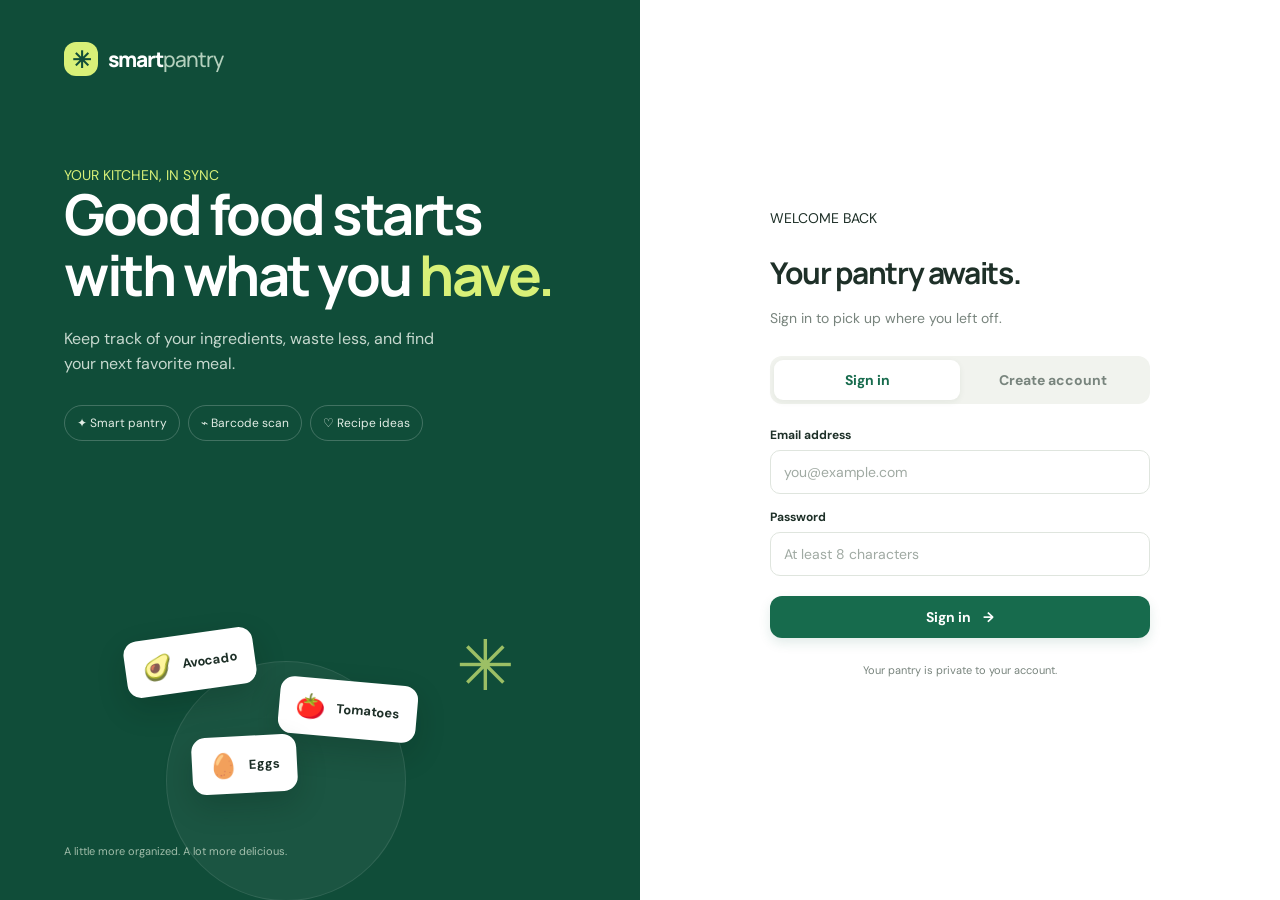
<file: templates/auth.html>
<!doctype html><html lang="en"><head><meta charset="utf-8"><meta name="viewport" content="width=device-width,initial-scale=1"><meta name="theme-color" content="#176b4d"><title>Smart Pantry AI</title><link rel="stylesheet" href="/static/style.css"></head>
<body class="auth-body"><main class="auth-shell"><section class="auth-hero"><a class="brand" href="/"><span class="brand-mark">✳</span><span>smart<span class="brand-light">pantry</span></span></a><div class="hero-copy"><span class="eyebrow">YOUR KITCHEN, IN SYNC</span><h1>Good food starts with what you <em>have.</em></h1><p>Keep track of your ingredients, waste less, and find your next favorite meal.</p><div class="hero-pills"><span>✦ Smart pantry</span><span>⌁ Barcode scan</span><span>♡ Recipe ideas</span></div></div><div class="hero-art"><div class="art-circle"></div><div class="food-card card-one">🥑 <span>Avocado</span></div><div class="food-card card-two">🍅 <span>Tomatoes</span></div><div class="food-card card-three">🥚 <span>Eggs</span></div><div class="art-leaf">✳</div></div><div class="hero-foot">A little more organized. A lot more delicious.</div></section>
<section class="auth-panel"><div class="auth-panel-inner"><div class="mobile-brand brand"><span class="brand-mark">✳</span><span>smart<span class="brand-light">pantry</span></span></div><span class="eyebrow" id="eyebrow">WELCOME BACK</span><h2 id="title">Your pantry awaits.</h2><p class="muted" id="subtitle">Sign in to pick up where you left off.</p><div class="auth-tabs"><button class="auth-tab active" id="login-tab" type="button">Sign in</button><button class="auth-tab" id="register-tab" type="button">Create account</button></div><form id="auth-form"><label for="email">Email address</label><input id="email" type="email" autocomplete="email" placeholder="you@example.com" required><label for="password">Password</label><input id="password" type="password" minlength="8" autocomplete="current-password" placeholder="At least 8 characters" required><p class="form-error" id="error" role="alert"></p><button class="primary-btn full-btn" id="submit" type="submit">Sign in <span>→</span></button></form><p class="privacy-note">Your pantry is private to your account.</p></div></section></main>
<script>
let mode='login';const $=s=>document.querySelector(s);function setMode(m){mode=m;$('#login-tab').classList.toggle('active',m==='login');$('#register-tab').classList.toggle('active',m==='register');$('#title').textContent=m==='login'?'Your pantry awaits.':'Let’s make room for good food.';$('#eyebrow').textContent=m==='login'?'WELCOME BACK':'GET STARTED';$('#subtitle').textContent=m==='login'?'Sign in to pick up where you left off.':'Create your account to start your smart pantry.';$('#submit').innerHTML=(m==='login'?'Sign in':'Create account')+' <span>→</span>';$('#error').textContent=''}$('#login-tab').onclick=()=>setMode('login');$('#register-tab').onclick=()=>setMode('register');$('#auth-form').onsubmit=async e=>{e.preventDefault();$('#error').textContent='';$('#submit').disabled=true;try{let r=await fetch('/api/'+mode,{method:'POST',headers:{'Content-Type':'application/json'},body:JSON.stringify({email:$('#email').value,password:$('#password').value})}),d=await r.json();if(!r.ok)throw Error(d.error||'Could not sign in');location.reload()}catch(err){$('#error').textContent=err.message}finally{$('#submit').disabled=false;$('#submit').innerHTML=(mode==='login'?'Sign in':'Create account')+' <span>→</span>'}};
</script></body></html>
</file>
<file: static/style.css>
@import url('https://fonts.googleapis.com/css2?family=DM+Sans:wght@400;500;600;700&family=Manrope:wght@400;500;600;700;800&display=swap');

:root {
    --green: #176b4d;
    --green-dark: #104d39;
    --green-soft: #e7f3ec;
    --lime: #d8f078;
    --cream: #faf9f4;
    --ink: #1e3028;
    --muted: #78847d;
    --line: #e7eae4;
    --shadow: 0 18px 50px #19352717;
}

* { box-sizing: border-box; }

body {
    margin: 0;
    background: var(--cream);
    color: var(--ink);
    font: 14px 'DM Sans', sans-serif;
}

button, input, select { font: inherit; }
button { cursor: pointer; }

button:focus-visible,
input:focus-visible,
select:focus-visible {
    outline: 3px solid #8bc8aa;
    outline-offset: 2px;
}

h1, h2, h3 {
    font-family: Manrope, sans-serif;
    letter-spacing: -.045em;
}

h1 {
    font-size: clamp(30px, 3vw, 42px);
    line-height: 1.13;
    margin: 0 0 10px;
}

h2 { font-size: 22px; }
p { line-height: 1.6; }
.muted { color: var(--muted); }
.hidden { display: none !important; }

/* BRAND */

.brand {
    display: flex;
    align-items: center;
    gap: 10px;
    font: 800 21px Manrope, sans-serif;
    letter-spacing: -1px;
    color: var(--green-dark);
    text-decoration: none;
}

.brand-mark {
    display: grid;
    place-items: center;
    width: 34px;
    height: 34px;
    border-radius: 12px;
    background: var(--green);
    color: white;
    font-size: 23px;
}

.brand-light {
    font-weight: 500;
    color: #739080;
}

/* BUTTONS */

.primary-btn,
.secondary-btn,
.banner-btn {
    border: 0;
    border-radius: 12px;
    padding: 12px 17px;
    font-weight: 700;
    transition: .15s;
    display: inline-flex;
    align-items: center;
    justify-content: center;
    gap: 12px;
}

.primary-btn {
    background: var(--green);
    color: white;
    box-shadow: 0 5px 12px #176b4d20;
}

.primary-btn:hover {
    background: var(--green-dark);
    transform: translateY(-1px);
}

.primary-btn:disabled {
    opacity: .55;
    cursor: wait;
}

.secondary-btn {
    background: var(--green-soft);
    color: var(--green-dark);
}

.secondary-btn:hover { background: #d7eade; }

.full-btn {
    width: 100%;
    margin-top: 12px;
}

.icon-btn,
.close-btn {
    border: 0;
    background: transparent;
    color: var(--muted);
    font-size: 20px;
    padding: 7px;
    border-radius: 8px;
}

/* FORMS */

label {
    display: block;
    font-size: 12px;
    font-weight: 700;
    margin: 15px 0 7px;
}

input, select {
    width: 100%;
    border: 1px solid #dfe5de;
    background: white;
    border-radius: 10px;
    padding: 12px 13px;
    color: var(--ink);
    min-width: 0;
}

input::placeholder { color: #a0aaa3; }

.form-error {
    color: #b83d3d;
    font-size: 12px;
    margin: 8px 0;
}

/* AUTHENTICATION */

.auth-body { background: #fff; }

.auth-shell {
    min-height: 100vh;
    display: grid;
    grid-template-columns: 1fr 1fr;
}

.auth-hero {
    background: var(--green-dark);
    color: white;
    min-height: 100vh;
    padding: 42px clamp(28px, 5vw, 76px);
    display: flex;
    flex-direction: column;
    overflow: hidden;
}

.auth-hero .brand { color: white; }
.auth-hero .brand-light { color: #b4d0bd; }

.auth-hero .brand-mark {
    background: var(--lime);
    color: var(--green-dark);
}

.hero-copy {
    margin-top: clamp(50px, 10vh, 105px);
    max-width: 510px;
}

.auth-hero .eyebrow { color: var(--lime); }

.hero-copy h1 {
    font-size: clamp(37px, 4.4vw, 62px);
    line-height: 1.08;
    letter-spacing: -2.5px;
    margin-bottom: 20px;
}

.hero-copy h1 em {
    color: var(--lime);
    font-style: normal;
}

.hero-copy p {
    max-width: 390px;
    color: #c6d8ce;
    font-size: 16px;
}

.hero-pills {
    display: flex;
    flex-wrap: wrap;
    gap: 8px;
    margin-top: 28px;
}

.hero-pills span {
    font-size: 12px;
    padding: 9px 12px;
    border: 1px solid #ffffff35;
    border-radius: 30px;
    color: #e2ede5;
}

.hero-art {
    position: relative;
    height: 220px;
    margin-top: auto;
    min-height: 180px;
}

.art-circle {
    position: absolute;
    width: 240px;
    height: 240px;
    border-radius: 50%;
    background: #ffffff0c;
    bottom: -75px;
    left: 20%;
    border: 1px solid #ffffff18;
}

.food-card {
    position: absolute;
    background: #fff;
    color: var(--ink);
    border-radius: 14px;
    padding: 13px 17px;
    box-shadow: 0 12px 30px #001b1133;
    font-size: 24px;
    display: flex;
    align-items: center;
    gap: 10px;
}

.food-card span {
    font-size: 13px;
    font-weight: 700;
}

.card-one { left: 12%; top: 28px; transform: rotate(-8deg); }
.card-two { left: 42%; top: 75px; transform: rotate(5deg); }
.card-three { left: 25%; top: 130px; transform: rotate(-3deg); }

.art-leaf {
    position: absolute;
    right: 12%;
    top: 15px;
    color: var(--lime);
    font-size: 70px;
    opacity: .7;
}

.hero-foot {
    font-size: 11px;
    color: #9fbca9;
    margin-top: 18px;
}

.auth-panel {
    display: grid;
    place-items: center;
    padding: 42px 24px;
}

.auth-panel-inner { width: min(100%, 380px); }
.mobile-brand { display: none; }

.auth-panel h2 {
    font-size: 30px;
    margin-bottom: 8px;
}

.auth-tabs {
    display: grid;
    grid-template-columns: 1fr 1fr;
    padding: 4px;
    background: #f1f3ee;
    border-radius: 12px;
    margin: 27px 0 23px;
}

.auth-tab {
    border: 0;
    border-radius: 9px;
    padding: 11px;
    background: transparent;
    color: var(--muted);
    font-weight: 700;
}

.auth-tab.active {
    background: white;
    color: var(--green);
    box-shadow: 0 2px 6px #1a382510;
}

.privacy-note {
    text-align: center;
    font-size: 11px;
    color: var(--muted);
    margin-top: 24px;
}

/* SIDEBAR */

.sidebar {
    position: fixed;
    inset: 0 auto 0 0;
    width: 248px;
    background: #fff;
    border-right: 1px solid var(--line);
    padding: 28px 18px;
    display: flex;
    flex-direction: column;
    z-index: 5;
}

.sidebar .brand { padding: 0 10px 38px; }

.side-label {
    font-size: 10px;
    letter-spacing: 1.5px;
    color: #a1aaa2;
    font-weight: 700;
    padding: 0 12px 12px;
}

.nav-item {
    display: flex;
    align-items: center;
    gap: 13px;
    padding: 13px 14px;
    margin: 3px 0;
    border: 0;
    border-radius: 11px;
    background: transparent;
    color: #64746a;
    text-align: left;
    font-weight: 600;
    width: 100%;
}

.nav-item > span:first-child {
    font-size: 19px;
    width: 20px;
    text-align: center;
}

.nav-item.active {
    background: var(--green-soft);
    color: var(--green-dark);
}

.nav-count {
    margin-left: auto;
    border-radius: 20px;
    background: white;
    padding: 3px 8px;
    font-size: 11px;
}

.sidebar-bottom { margin-top: auto; }

.side-tip {
    background: #f4f7ef;
    border-radius: 15px;
    padding: 17px;
    margin: 0 3px 22px;
}

.tip-icon {
    color: var(--green);
    font-size: 19px;
}

.side-tip strong {
    display: block;
    font: 700 13px Manrope, sans-serif;
    margin: 9px 0 4px;
}

.side-tip p {
    font-size: 11px;
    color: var(--muted);
    margin: 0;
}

.account-row {
    display: flex;
    align-items: center;
    gap: 10px;
    padding: 15px 5px 0;
    border-top: 1px solid var(--line);
}

.avatar {
    width: 36px;
    height: 36px;
    flex: 0 0 auto;
    border-radius: 50%;
    display: grid;
    place-items: center;
    background: #e1eee5;
    color: var(--green);
    font-weight: 800;
}

.account-copy { min-width: 0; flex: 1; }

.account-copy strong {
    display: block;
    white-space: nowrap;
    overflow: hidden;
    text-overflow: ellipsis;
    font-size: 11px;
}

.account-copy span {
    display: block;
    color: var(--muted);
    font-size: 10px;
    margin-top: 3px;
}

/* MAIN CONTENT */

.main-content {
    margin-left: 248px;
    min-height: 100vh;
}

.topbar {
    height: 72px;
    background: #fff;
    border-bottom: 1px solid var(--line);
    display: flex;
    align-items: center;
    justify-content: space-between;
    padding: 0 clamp(24px, 4vw, 56px);
    gap: 16px;
}

.breadcrumb {
    display: flex;
    align-items: center;
    gap: 12px;
    font-size: 12px;
    color: var(--muted);
}

.breadcrumb strong { color: var(--ink); }

.topbar-right {
    display: flex;
    align-items: center;
    gap: 8px;
    color: var(--muted);
    font-size: 11px;
}

.status-dot {
    width: 7px;
    height: 7px;
    background: #57b47b;
    border-radius: 50%;
}

.small-avatar {
    width: 30px;
    height: 30px;
    font-size: 12px;
    margin-left: 10px;
}

.view {
    display: none;
    max-width: 1400px;
    margin: 0 auto;
    padding: clamp(25px, 4vw, 48px) clamp(24px, 4vw, 56px) 70px;
}

.view.active { display: block; }

.page-heading {
    display: flex;
    align-items: center;
    justify-content: space-between;
    gap: 18px;
    margin-bottom: 28px;
}

.page-heading .muted { margin-bottom: 0; }
.heading-dot { color: #e5a76c; }

/* PANTRY BANNER */

.welcome-banner {
    min-height: 260px;
    background: #e8f1e6;
    border-radius: 22px;
    display: flex;
    position: relative;
    overflow: hidden;
    margin-bottom: 38px;
}

.banner-copy {
    padding: 30px 38px;
    position: relative;
    z-index: 2;
    max-width: 58%;
}

.banner-kicker {
    font-size: 10px;
    font-weight: 800;
    letter-spacing: 1.5px;
    color: var(--green);
}

.banner-copy h2 {
    font-size: clamp(27px, 3vw, 39px);
    line-height: 1.12;
    margin: 12px 0 10px;
}

.banner-copy h2 em {
    font-style: normal;
    color: var(--green);
}

.banner-copy p {
    color: #63796a;
    margin-bottom: 17px;
    font-size: 12px;
}

.banner-btn {
    background: var(--green-dark);
    color: white;
    padding: 11px 14px;
    font-size: 12px;
}

.banner-illustration {
    position: absolute;
    right: 0;
    top: 0;
    bottom: 0;
    width: 49%;
    overflow: hidden;
}

.banner-sun {
    position: absolute;
    width: 220px;
    height: 220px;
    border-radius: 50%;
    background: #d5e4c8;
    right: 12%;
    top: 25px;
}

.bowl {
    position: absolute;
    font-size: 132px;
    right: 23%;
    top: 50px;
    filter: drop-shadow(0 12px 10px #31563a1c);
}

.floating-food { position: absolute; font-size: 34px; }
.food-a { right: 11%; top: 43px; }
.food-b { right: 11%; bottom: 39px; }
.food-c { right: 49%; bottom: 20px; }

.sparkle {
    position: absolute;
    color: #94b57b;
    font-size: 26px;
}

.sparkle-a { right: 47%; top: 30px; }
.sparkle-b { right: 5%; top: 130px; }

/* PANTRY ITEMS */

.section-heading {
    display: flex;
    justify-content: space-between;
    align-items: end;
    gap: 16px;
    margin-bottom: 18px;
}

.section-heading h2 {
    font-size: 20px;
    margin-bottom: 5px;
}

.section-heading p {
    font-size: 12px;
    margin: 0;
}

.count-badge {
    display: inline-grid;
    place-items: center;
    vertical-align: middle;
    margin-left: 5px;
    min-width: 23px;
    height: 23px;
    border-radius: 8px;
    background: #e9efe8;
    color: var(--green);
    font: 700 11px 'DM Sans', sans-serif;
}

.search-wrap {
    width: min(280px, 42%);
    position: relative;
}

.search-wrap > span {
    position: absolute;
    left: 12px;
    top: 7px;
    font-size: 25px;
    color: #839087;
}

.search-wrap input {
    padding: 10px 12px 10px 38px;
    font-size: 12px;
}

.category-row {
    display: flex;
    gap: 8px;
    overflow-x: auto;
    padding: 1px 0 17px;
}

.category-chip {
    white-space: nowrap;
    border: 1px solid #e3e8e1;
    background: transparent;
    color: #77847b;
    border-radius: 30px;
    padding: 8px 13px;
    font-size: 11px;
    font-weight: 600;
}

.category-chip.active {
    background: var(--green-dark);
    border-color: var(--green-dark);
    color: white;
}

.pantry-grid {
    display: grid;
    grid-template-columns: repeat(3, minmax(0, 1fr));
    gap: 14px;
}

.pantry-card {
    min-width: 0;
    position: relative;
    background: white;
    border: 1px solid #edf0eb;
    border-radius: 15px;
    padding: 15px;
    transition: .18s;
}

.pantry-card:hover {
    transform: translateY(-2px);
    box-shadow: 0 10px 24px #163e2810;
}

.item-visual {
    height: 100px;
    border-radius: 11px;
    background: #f3f6ee;
    display: grid;
    place-items: center;
    position: relative;
    overflow: hidden;
    margin-bottom: 13px;
}

.item-visual img {
    width: 100%;
    height: 100%;
    object-fit: contain;
    background: white;
}

.item-emoji { font-size: 43px; }

.item-category {
    position: absolute;
    left: 9px;
    top: 9px;
    border-radius: 6px;
    background: #ffffffdb;
    color: #5d7564;
    padding: 4px 7px;
    font-size: 9px;
    text-transform: capitalize;
}

.item-delete {
    position: absolute;
    right: 7px;
    top: 7px;
    border: 0;
    border-radius: 7px;
    background: #ffffffdc;
    color: #7b877e;
    width: 27px;
    height: 27px;
    font-size: 16px;
}

.item-name {
    font: 700 14px Manrope, sans-serif;
    overflow-wrap: anywhere;
    margin: 0 0 4px;
}

.item-brand {
    font-size: 11px;
    color: var(--muted);
    white-space: nowrap;
    overflow: hidden;
    text-overflow: ellipsis;
    min-height: 16px;
    margin: 0 0 13px;
}

.quantity-row {
    display: flex;
    align-items: center;
    justify-content: space-between;
    gap: 8px;
    border-top: 1px solid #f0f2ed;
    padding-top: 11px;
}

.quantity-control {
    display: flex;
    align-items: center;
    gap: 8px;
}

.quantity-control button {
    border: 1px solid #e4e9e2;
    background: white;
    border-radius: 7px;
    width: 25px;
    height: 25px;
    color: var(--green);
    font-weight: 700;
}

.quantity-value {
    font-size: 12px;
    font-weight: 700;
}

.quantity-unit {
    font-size: 10px;
    color: var(--muted);
}

.loading-state {
    grid-column: 1 / -1;
    text-align: center;
    color: var(--muted);
    padding: 55px;
}

.empty-state {
    text-align: center;
    padding: 48px 20px;
    border: 1px dashed #d9e1d7;
    border-radius: 18px;
    background: white;
}

.empty-emoji {
    font-size: 43px;
    margin-bottom: 14px;
}

.empty-state h3 { font-size: 19px; }

.empty-state p {
    max-width: 390px;
    margin: 0 auto 20px;
    color: var(--muted);
    font-size: 12px;
}

/* RECIPE SECTION */

.recipe-intro {
    display: flex;
    align-items: center;
    gap: 17px;
    background: #e8f1e6;
    border-radius: 18px;
    padding: 22px 24px;
    margin-bottom: 24px;
}

.recipe-intro-icon {
    display: grid;
    place-items: center;
    flex: 0 0 auto;
    width: 50px;
    height: 50px;
    border-radius: 15px;
    background: #d4e5d4;
    color: var(--green);
    font-size: 28px;
}

.recipe-intro > div:nth-child(2) { flex: 1; }

.recipe-intro h2 {
    margin: 0 0 4px;
    font-size: 18px;
}

.recipe-intro p {
    margin: 0;
    color: #6b7d6e;
    font-size: 12px;
}

.recipe-grid {
    display: grid;
    grid-template-columns: repeat(2, minmax(0, 1fr));
    gap: 16px;
}

.recipe-card {
    background: white;
    border: 1px solid var(--line);
    border-radius: 16px;
    padding: 22px;
}

.recipe-card h3 {
    font-size: 19px;
    margin-bottom: 7px;
}

.recipe-time {
    display: inline-block;
    background: #edf4e9;
    color: var(--green);
    font-size: 11px;
    padding: 6px 9px;
    border-radius: 7px;
    margin-bottom: 12px;
}

.recipe-card p {
    font-size: 12px;
    color: var(--muted);
}

.recipe-card h4 {
    font-size: 11px;
    letter-spacing: .5px;
    margin: 17px 0 8px;
}

.recipe-card ul,
.recipe-card ol {
    padding-left: 19px;
    font-size: 12px;
    line-height: 1.8;
    color: #5c6b61;
}

.missing-list { color: #9b6a29 !important; }

.notice {
    padding: 15px 17px;
    border-radius: 12px;
    background: #fff5df;
    color: #79591f;
    margin-bottom: 20px;
    font-size: 12px;
    line-height: 1.6;
}

.notice.error {
    background: #fff0ee;
    color: #9c3f37;
}

.recipe-note {
    display: flex;
    gap: 10px;
    margin-top: 25px;
    color: var(--muted);
    font-size: 11px;
}

.recipe-note span { color: var(--green); }
.recipe-note p { margin: 0; }

/* DIET PREFERENCE SETTINGS */

.diet-settings {
    display: flex;
    justify-content: space-between;
    align-items: center;
    gap: 24px;
    padding: 22px 24px;
    margin-bottom: 24px;
    background: white;
    border: 1px solid var(--line);
    border-radius: 16px;
    box-shadow: 0 5px 18px #19352708;
}

.diet-settings-copy { flex: 1; }

.diet-settings h3 {
    font-size: 18px;
    margin: 0 0 6px;
    letter-spacing: -.5px;
}

.diet-settings p {
    color: var(--muted);
    font-size: 12px;
    margin: 0;
}

.diet-select-wrap { width: min(280px, 45%); }

.diet-select-wrap label {
    margin: 0 0 8px;
    color: var(--ink);
}

.diet-select-wrap select {
    border: 1px solid #dfe5de;
    background: #fbfcfa;
    font-weight: 600;
    cursor: pointer;
    transition: .15s;
}

.diet-select-wrap select:hover {
    border-color: #9bbba5;
}

.diet-select-wrap select:disabled {
    opacity: .6;
    cursor: wait;
}

.diet-save-status {
    display: block;
    margin-top: 8px;
    font-size: 10px;
    color: var(--green);
    line-height: 1.5;
}

/* ADD FOOD MODAL */

.modal-backdrop {
    position: fixed;
    inset: 0;
    z-index: 20;
    background: #12271eb3;
    display: grid;
    place-items: center;
    padding: 18px;
    overflow: auto;
}

.modal {
    width: min(100%, 510px);
    max-height: min(90vh, 850px);
    overflow: auto;
    background: white;
    border-radius: 20px;
    padding: 24px;
    box-shadow: 0 30px 80px #001b1140;
}

.modal-head {
    display: flex;
    align-items: start;
    justify-content: space-between;
}

.modal-head h2 {
    font-size: 27px;
    margin: 0;
}

.close-btn {
    font-size: 28px;
    line-height: 1;
}

.modal-tabs {
    display: grid;
    grid-template-columns: 1fr 1fr;
    gap: 5px;
    background: #f2f4ef;
    padding: 4px;
    border-radius: 11px;
    margin: 23px 0 18px;
}

.modal-tab {
    border: 0;
    border-radius: 8px;
    background: transparent;
    color: var(--muted);
    padding: 10px 5px;
    font-size: 12px;
    font-weight: 700;
}

.modal-tab.active {
    background: white;
    color: var(--green);
    box-shadow: 0 2px 7px #183f2810;
}

.modal-pane { display: none; }
.modal-pane.active { display: block; }

.modal-pane > p { font-size: 12px; }

.scan-actions {
    display: flex;
    justify-content: center;
    gap: 12px;
    margin-top: 12px;
}

.text-btn {
    border: 0;
    background: transparent;
    color: var(--muted);
    font-size: 12px;
}

.scan-help {
    font-size: 10px !important;
    text-align: center;
    color: var(--muted);
    margin-top: 12px;
}

.or-divider {
    display: flex;
    align-items: center;
    gap: 12px;
    color: #a0aaa3;
    font-size: 9px;
    letter-spacing: 1px;
    margin: 22px 0 12px;
}

.or-divider:before,
.or-divider:after {
    content: "";
    height: 1px;
    background: var(--line);
    flex: 1;
}

.inline-form {
    display: flex;
    gap: 8px;
}

.inline-form input { flex: 1; }
.inline-form button { white-space: nowrap; }

.form-two {
    display: grid;
    grid-template-columns: 1fr 1fr;
    gap: 12px;
}

.required { color: #c35b47; }
.optional { color: var(--muted); font-weight: 400; }

.lookup-confirm {
    margin-top: 20px;
    border-top: 1px solid var(--line);
    padding-top: 17px;
}

.lookup-product {
    display: flex;
    gap: 13px;
    align-items: center;
    margin-bottom: 15px;
}

.lookup-image {
    width: 68px;
    height: 68px;
    object-fit: contain;
    border: 1px solid var(--line);
    border-radius: 10px;
}

.lookup-product h3 {
    font-size: 16px;
    margin: 0 0 4px;
}

.lookup-product p {
    font-size: 11px;
    margin: 0;
}

.toast {
    padding: 10px 13px;
    border-radius: 9px;
    background: #fff0ee;
    color: #9c3f37;
    font-size: 12px;
    margin-top: 12px;
}

.global-toast {
    position: fixed;
    z-index: 40;
    bottom: 24px;
    right: 24px;
    box-shadow: var(--shadow);
    background: var(--green-dark);
    color: white;
    max-width: min(380px, calc(100vw - 32px));
    padding: 14px 18px;
}

.mobile-nav,
.mobile-brand { display: none; }

/* LARGE SCREENS */

@media (min-width: 1500px) {
    .pantry-grid {
        grid-template-columns: repeat(4, minmax(0, 1fr));
    }
}

/* TABLETS */

@media (max-width: 1100px) {
    .sidebar { width: 215px; }
    .main-content { margin-left: 215px; }

    .pantry-grid {
        grid-template-columns: repeat(2, minmax(0, 1fr));
    }

    .topbar { padding: 0 28px; }
    .view { padding: 32px 28px 60px; }
}

/* MOBILE */

@media (max-width: 760px) {
    .auth-shell { grid-template-columns: 1fr; }
    .auth-hero { display: none; }

    .auth-panel {
        min-height: 100vh;
        padding: 28px 22px;
        align-items: start;
    }

    .mobile-brand { display: flex; }

    .auth-panel-inner > .mobile-brand {
        margin-bottom: 48px;
    }

    .sidebar { display: none; }

    .main-content {
        margin: 0;
        padding-bottom: 74px;
    }

    .topbar {
        height: 62px;
        padding: 0 18px;
    }

    .topbar .mobile-brand { display: flex; }

    .breadcrumb,
    .topbar-right .saved-label,
    .topbar-right .status-dot,
    .topbar-right .small-avatar {
        display: none;
    }

    .view { padding: 25px 18px 38px; }

    .page-heading {
        align-items: start;
        margin-bottom: 22px;
    }

    .page-heading h1 { font-size: 32px; }

    .page-heading .muted { font-size: 12px; }

    .page-heading > .primary-btn {
        padding: 10px 12px;
        font-size: 12px;
        white-space: nowrap;
    }

    .welcome-banner {
        min-height: 245px;
        margin-bottom: 28px;
    }

    .banner-copy {
        padding: 23px 20px;
        max-width: 78%;
    }

    .banner-copy h2 { font-size: 29px; }
    .banner-copy p { font-size: 11px; }

    .banner-illustration {
        width: 46%;
        opacity: .75;
    }

    .banner-sun {
        width: 145px;
        height: 145px;
        right: -20px;
        top: 55px;
    }

    .bowl {
        font-size: 86px;
        right: 2%;
        top: 83px;
    }

    .floating-food { font-size: 24px; }
    .food-a { right: 0; top: 30px; }
    .food-b { right: 0; bottom: 35px; }
    .food-c { right: 54%; bottom: 14px; }

    .section-heading {
        align-items: start;
        flex-direction: column;
    }

    .search-wrap { width: 100%; }

    .pantry-grid {
        grid-template-columns: repeat(2, minmax(0, 1fr));
        gap: 10px;
    }

    .pantry-card { padding: 10px; }
    .item-visual { height: 83px; }
    .item-name { font-size: 12px; }

    .item-brand {
        font-size: 10px;
        margin-bottom: 9px;
    }

    .quantity-row { gap: 3px; }
    .quantity-control { gap: 4px; }

    .quantity-control button {
        width: 23px;
        height: 23px;
    }

    .category-row { margin-right: -18px; }

    .recipe-intro {
        align-items: start;
        flex-wrap: wrap;
        padding: 17px;
        gap: 12px;
    }

    .recipe-intro > div:nth-child(2) {
        min-width: calc(100% - 65px);
    }

    .recipe-intro > .primary-btn { width: 100%; }

    .recipe-grid { grid-template-columns: 1fr; }
    .recipe-card { padding: 17px; }

    /* DIET PREFERENCE MOBILE LAYOUT */

    .diet-settings {
        flex-direction: column;
        align-items: stretch;
        padding: 18px;
        gap: 14px;
    }

    .diet-settings h3 { font-size: 17px; }

    .diet-select-wrap { width: 100%; }

    .mobile-nav {
        position: fixed;
        z-index: 10;
        left: 0;
        right: 0;
        bottom: 0;
        display: grid;
        grid-template-columns: repeat(3, 1fr);
        padding: 8px 8px calc(8px + env(safe-area-inset-bottom));
        background: #ffffffed;
        backdrop-filter: blur(12px);
        border-top: 1px solid var(--line);
    }

    .mobile-nav button {
        border: 0;
        background: transparent;
        color: #849087;
        display: flex;
        flex-direction: column;
        align-items: center;
        gap: 3px;
        font-size: 10px;
        padding: 7px 2px;
    }

    .mobile-nav button span { font-size: 19px; }

    .mobile-nav button.active {
        color: var(--green);
        font-weight: 700;
    }

    .modal-backdrop {
        padding: 8px;
        align-items: end;
    }

    .modal {
        max-height: 93vh;
        border-radius: 20px 20px 12px 12px;
        padding: 20px 17px;
    }

    .modal-tabs { margin: 18px 0 14px; }
    .inline-form { gap: 6px; }
    .inline-form button { padding: 10px; }
}

/* ACCESSIBILITY */

@media (prefers-reduced-motion: reduce) {
    * {
        scroll-behavior: auto !important;
        transition: none !important;
    }
}
</file>
